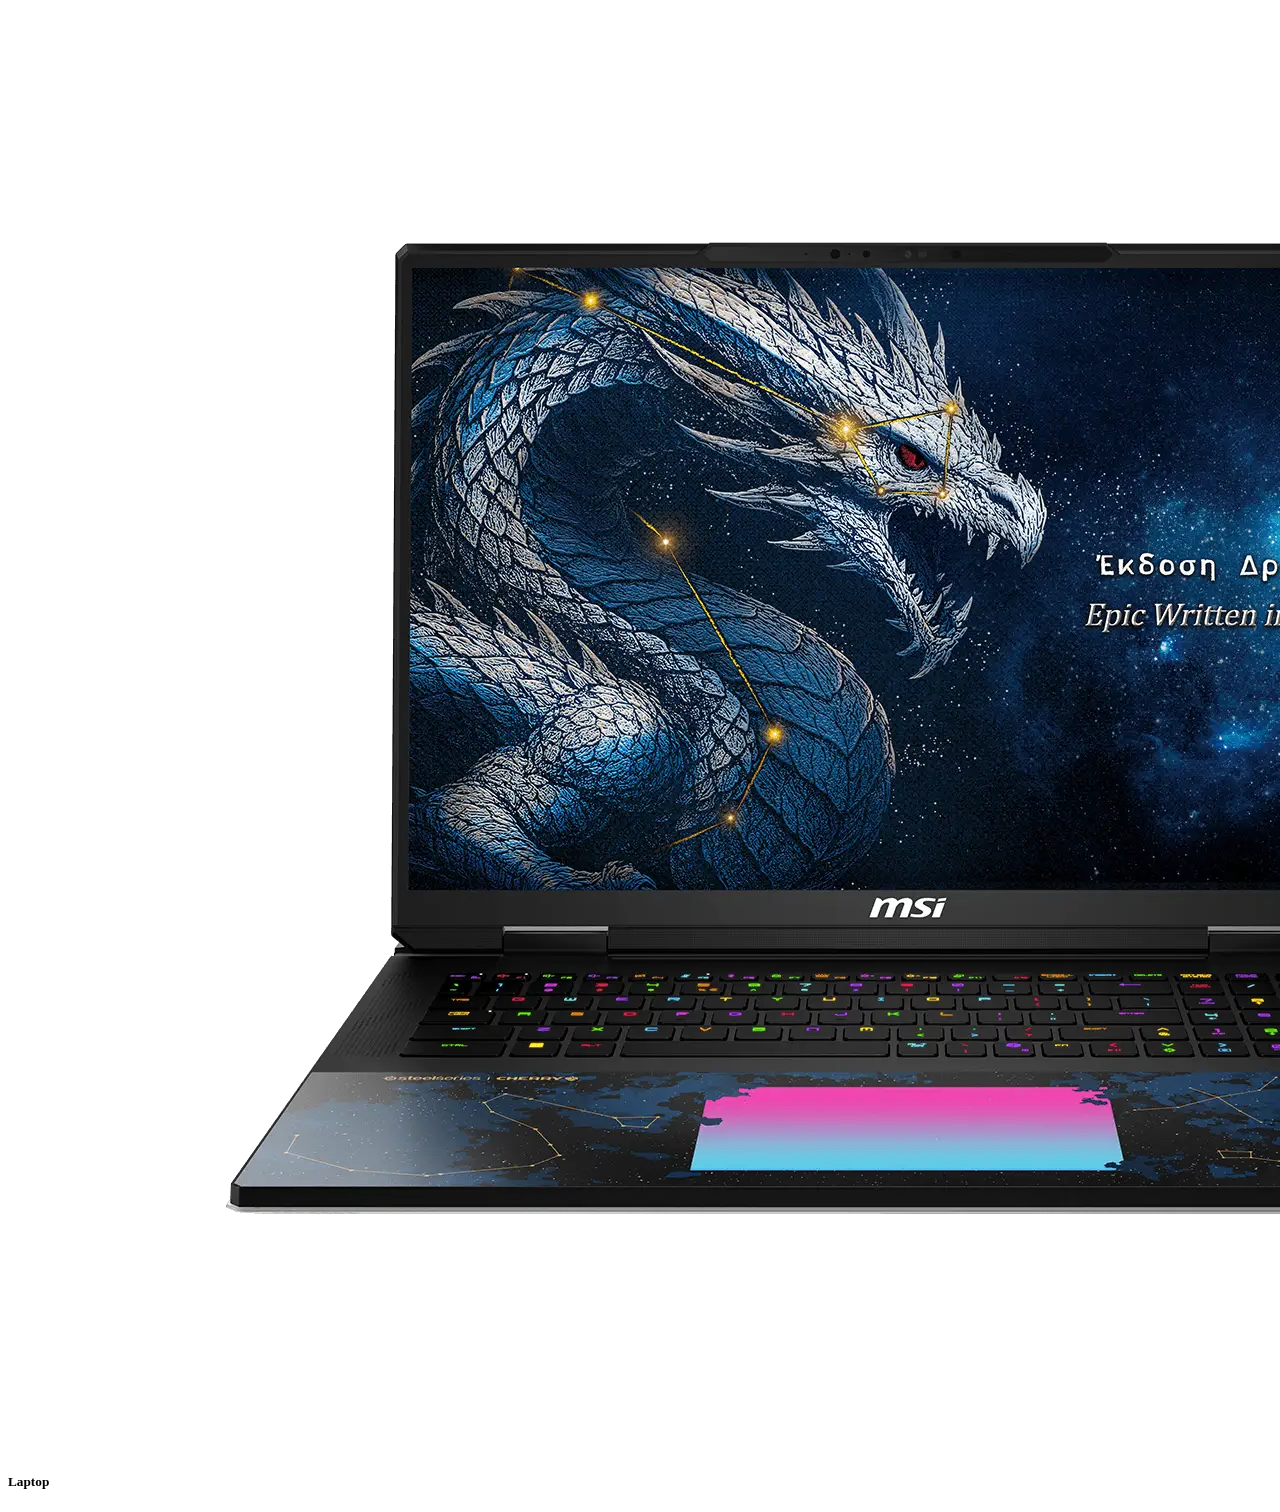
<file: contact.html>
<!DOCTYPE html>
<html lang="en">
<head>
    <meta charset="UTF-8">
    <meta name="viewport" content="width=device-width, initial-scale=1.0">
    <title>Document</title>
</head>
<body>
    <div class="contanier">
        <div class="row mt-5">
            <div class="col-12 com-sm-6 col-md-4 ">
                <div class="card">
                    <img src="Assets/images/Laptop/MSI1.webp" alt="">
                    <div class="card-body">
                        <h5 class="card-tittle">Laptop</h5>
                    </div>
                </div>
            </div>
        </div>
    </div>
</body>
</html>
</file>
